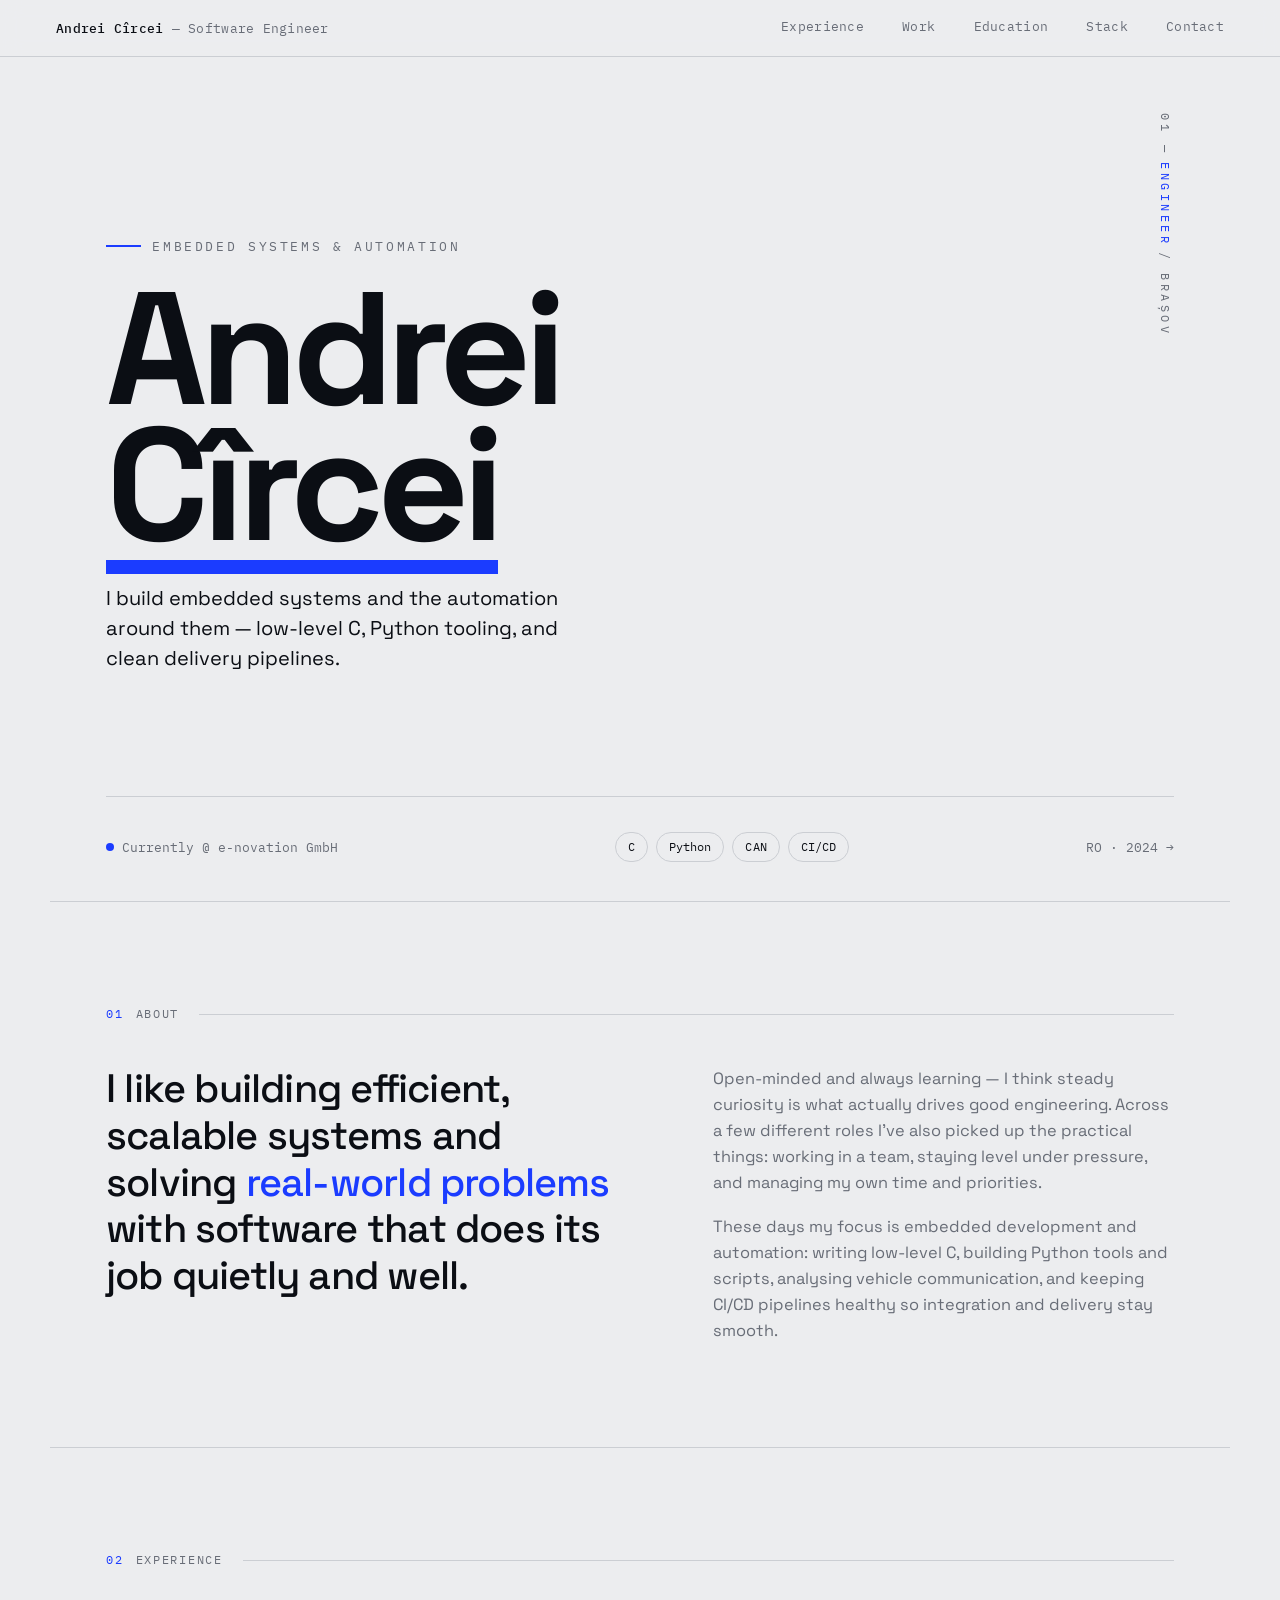
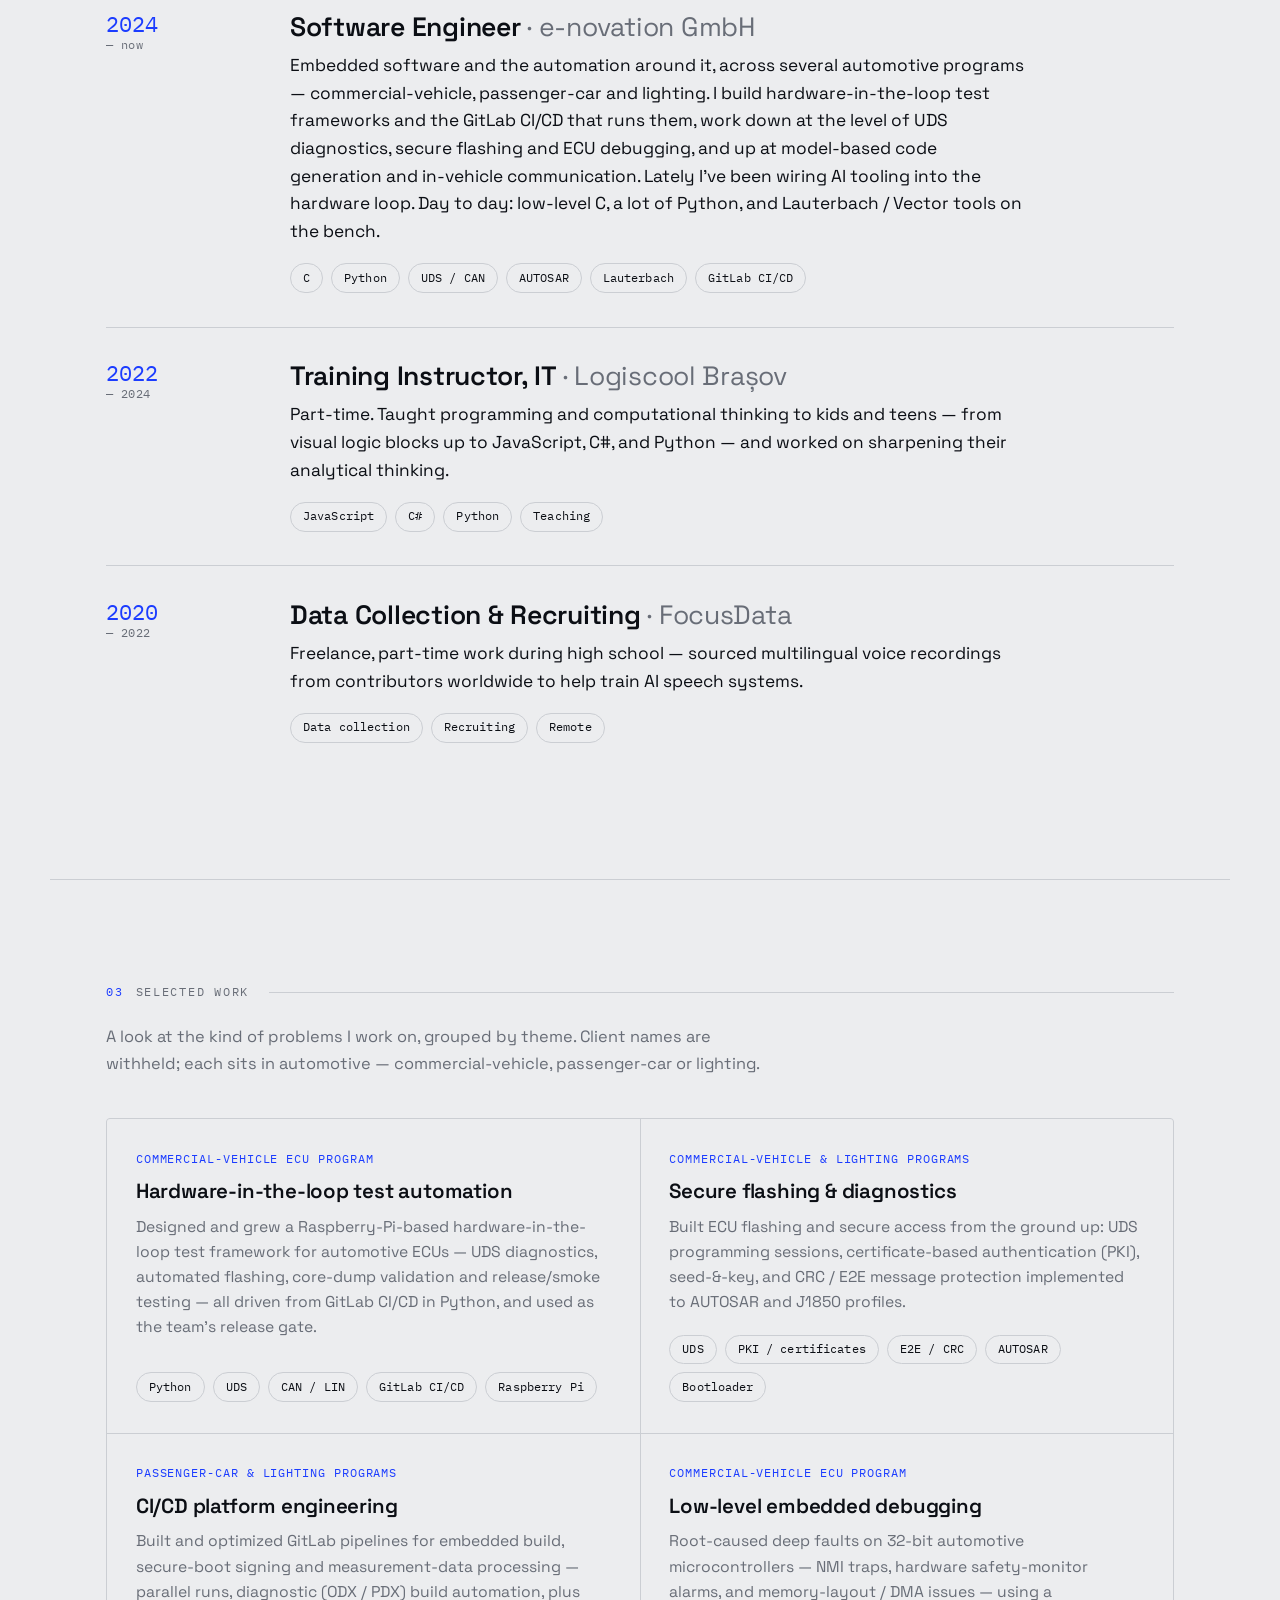
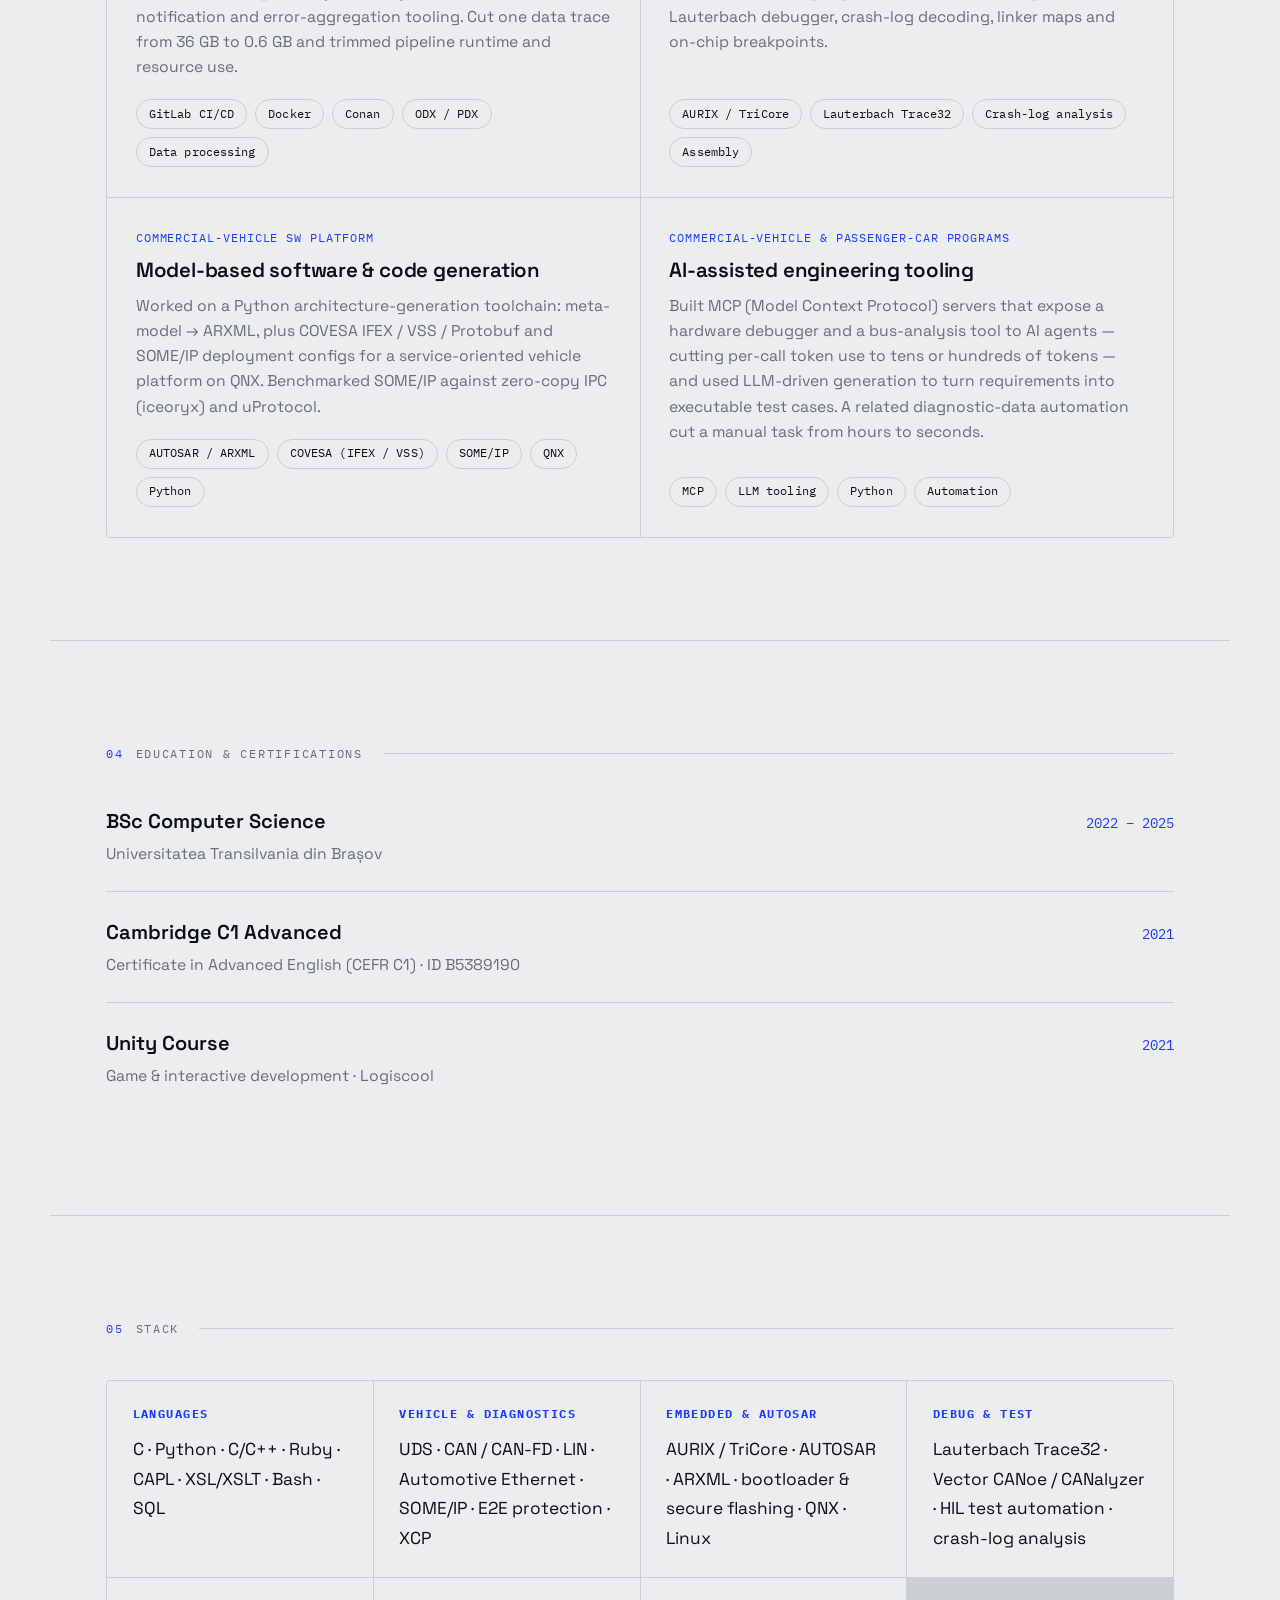
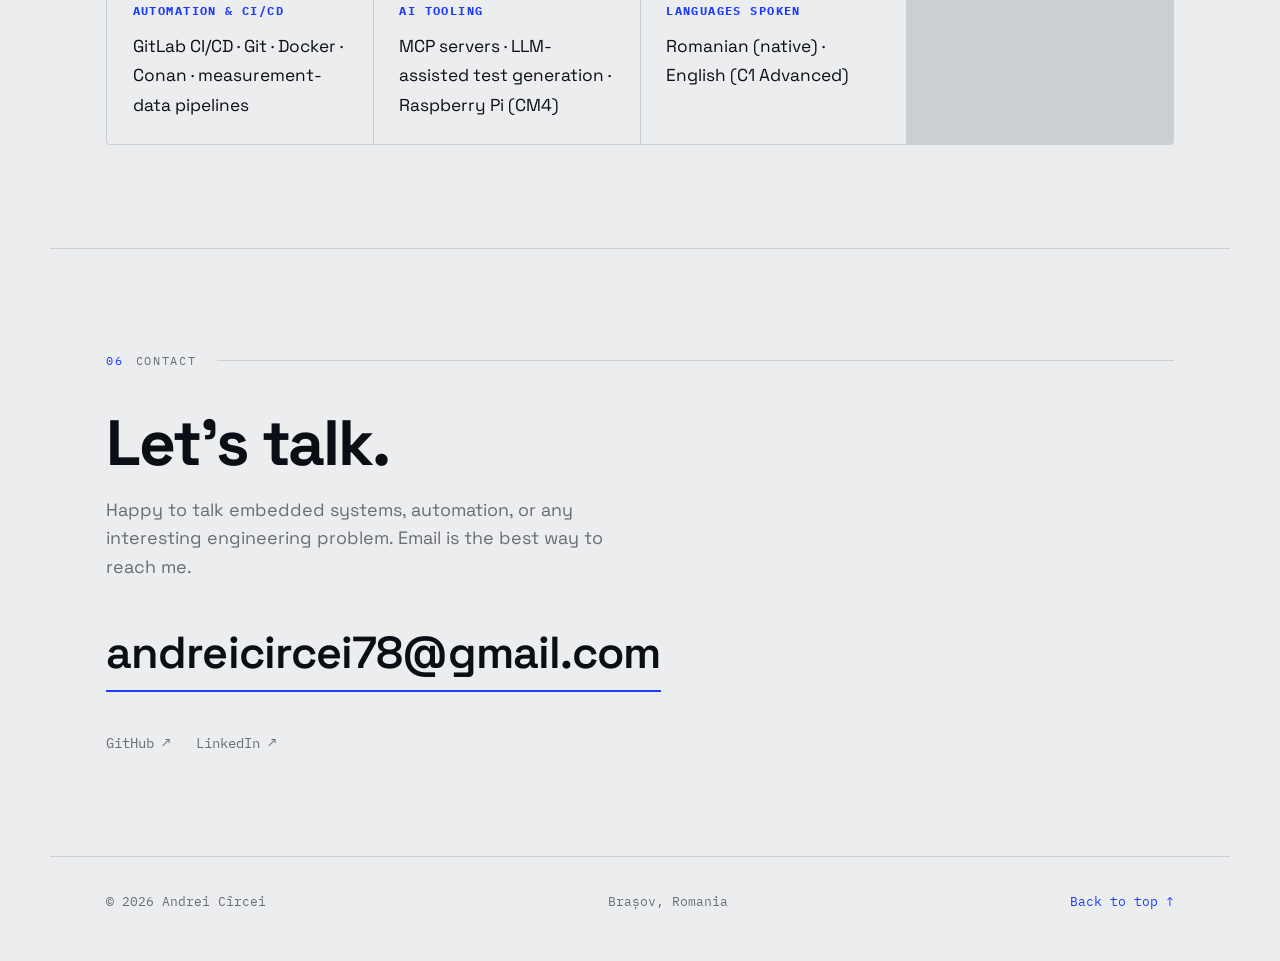
<file: index.html>
<!doctype html>
<html lang="en">
<head>
  <meta charset="utf-8" />
  <meta name="viewport" content="width=device-width, initial-scale=1" />
  <title>Andrei Cîrcei — Software Engineer</title>
  <meta name="description" content="Andrei Cîrcei — software engineer focused on embedded systems and automation, based in Brașov, Romania." />
  <meta name="color-scheme" content="light" />

  <meta property="og:title" content="Andrei Cîrcei — Software Engineer" />
  <meta property="og:description" content="Embedded systems and automation engineer based in Brașov, Romania." />
  <meta property="og:type" content="website" />
  <meta property="og:url" content="https://andreicircei.ro" />

  <link rel="icon" href="data:image/svg+xml,%3Csvg xmlns='http://www.w3.org/2000/svg' viewBox='0 0 32 32'%3E%3Crect width='32' height='32' rx='7' fill='%23ECEDEF'/%3E%3Ctext x='16' y='23' font-family='Arial,sans-serif' font-size='20' font-weight='bold' text-anchor='middle' fill='%230B0E14'%3EA%3C/text%3E%3Crect x='6' y='25' width='20' height='3' fill='%231B3CFF'/%3E%3C/svg%3E" />

  <link rel="preconnect" href="https://fonts.googleapis.com" />
  <link rel="preconnect" href="https://fonts.gstatic.com" crossorigin />
  <link href="https://fonts.googleapis.com/css2?family=Space+Grotesk:wght@400;500;600;700&family=IBM+Plex+Mono:wght@400;500&display=swap" rel="stylesheet" />

  <link rel="stylesheet" href="styles.css" />
</head>
<body>
  <a class="skip" href="#main">Skip to content</a>

  <header class="topbar">
    <a class="wordmark" href="#top"><b>Andrei Cîrcei</b> — Software Engineer</a>
    <nav class="topnav" aria-label="Primary">
      <a href="#work">Experience</a>
      <a href="#cases">Work</a>
      <a href="#education">Education</a>
      <a href="#stack">Stack</a>
      <a href="#contact">Contact</a>
    </nav>
  </header>

  <main id="main">
    <!-- HERO -->
    <section class="hero" id="top">
      <div class="hero__mid">
        <div class="hero__lead">
          <p class="kicker"><i aria-hidden="true"></i>Embedded systems &amp; automation</p>
          <h1 class="hero__title">Andrei<br /><span class="uacc">Cîrcei</span></h1>
          <p class="hero__sub">
            I build embedded systems and the automation around them — low-level
            C, Python tooling, and clean delivery pipelines.
          </p>
        </div>
        <div class="hero__index" aria-hidden="true">01 — <span>ENGINEER</span> / BRAȘOV</div>
      </div>
      <div class="hero__foot">
        <span class="hero__status"><span class="dot" aria-hidden="true"></span>Currently @ e-novation GmbH</span>
        <ul class="hero__pills" aria-label="Core stack">
          <li class="pill">C</li><li class="pill">Python</li><li class="pill">CAN</li><li class="pill">CI/CD</li>
        </ul>
        <span>RO · 2024 →</span>
      </div>
    </section>

    <!-- ABOUT -->
    <section class="band" id="about">
      <p class="seclabel"><span class="num">01</span> About</p>
      <div class="about__grid">
        <p class="about__lead">
          I like building efficient, scalable systems and solving
          <span class="hl">real-world problems</span> with software that does
          its job quietly and well.
        </p>
        <div class="about__body">
          <p>
            Open-minded and always learning — I think steady curiosity is what
            actually drives good engineering. Across a few different roles I've
            also picked up the practical things: working in a team, staying
            level under pressure, and managing my own time and priorities.
          </p>
          <p>
            These days my focus is embedded development and automation: writing
            low-level C, building Python tools and scripts, analysing vehicle
            communication, and keeping CI/CD pipelines healthy so integration
            and delivery stay smooth.
          </p>
        </div>
      </div>
    </section>

    <!-- EXPERIENCE -->
    <section class="band" id="work">
      <p class="seclabel"><span class="num">02</span> Experience</p>
      <ol class="timeline">
        <li class="entry">
          <div class="entry__year">2024<span class="entry__now">— now</span></div>
          <div class="entry__main">
            <h3 class="entry__role">Software Engineer <span class="entry__co">· e-novation GmbH</span></h3>
            <p class="entry__desc">
              Embedded software and the automation around it, across several
              automotive programs — commercial-vehicle, passenger-car and
              lighting. I build hardware-in-the-loop test frameworks and the
              GitLab CI/CD that runs them, work down at the level of UDS
              diagnostics, secure flashing and ECU debugging, and up at
              model-based code generation and in-vehicle communication. Lately
              I've been wiring AI tooling into the hardware loop. Day to day:
              low-level C, a lot of Python, and Lauterbach / Vector tools on the
              bench.
            </p>
            <ul class="tags" aria-label="Technologies">
              <li class="pill">C</li><li class="pill">Python</li><li class="pill">UDS / CAN</li><li class="pill">AUTOSAR</li><li class="pill">Lauterbach</li><li class="pill">GitLab CI/CD</li>
            </ul>
          </div>
        </li>
        <li class="entry">
          <div class="entry__year">2022<span class="entry__now">— 2024</span></div>
          <div class="entry__main">
            <h3 class="entry__role">Training Instructor, IT <span class="entry__co">· Logiscool Brașov</span></h3>
            <p class="entry__desc">
              Part-time. Taught programming and computational thinking to kids
              and teens — from visual logic blocks up to JavaScript, C#, and
              Python — and worked on sharpening their analytical thinking.
            </p>
            <ul class="tags" aria-label="Technologies">
              <li class="pill">JavaScript</li><li class="pill">C#</li><li class="pill">Python</li><li class="pill">Teaching</li>
            </ul>
          </div>
        </li>
        <li class="entry">
          <div class="entry__year">2020<span class="entry__now">— 2022</span></div>
          <div class="entry__main">
            <h3 class="entry__role">Data Collection &amp; Recruiting <span class="entry__co">· FocusData</span></h3>
            <p class="entry__desc">
              Freelance, part-time work during high school — sourced multilingual
              voice recordings from contributors worldwide to help train AI speech
              systems.
            </p>
            <ul class="tags" aria-label="Areas">
              <li class="pill">Data collection</li><li class="pill">Recruiting</li><li class="pill">Remote</li>
            </ul>
          </div>
        </li>
      </ol>
    </section>

    <!-- SELECTED WORK -->
    <section class="band" id="cases">
      <p class="seclabel"><span class="num">03</span> Selected work</p>
      <p class="cases__intro">
        A look at the kind of problems I work on, grouped by theme. Client names
        are withheld; each sits in automotive — commercial-vehicle,
        passenger-car or lighting.
      </p>
      <ol class="cases">
        <li class="case">
          <span class="case__tag">Commercial-vehicle ECU program</span>
          <h3 class="case__title">Hardware-in-the-loop test automation</h3>
          <p class="case__desc">
            Designed and grew a Raspberry-Pi-based hardware-in-the-loop test
            framework for automotive ECUs — UDS diagnostics, automated flashing,
            core-dump validation and release/smoke testing — all driven from
            GitLab CI/CD in Python, and used as the team's release gate.
          </p>
          <ul class="tags" aria-label="Technologies">
            <li class="pill">Python</li><li class="pill">UDS</li><li class="pill">CAN / LIN</li><li class="pill">GitLab CI/CD</li><li class="pill">Raspberry Pi</li>
          </ul>
        </li>
        <li class="case">
          <span class="case__tag">Commercial-vehicle &amp; lighting programs</span>
          <h3 class="case__title">Secure flashing &amp; diagnostics</h3>
          <p class="case__desc">
            Built ECU flashing and secure access from the ground up: UDS
            programming sessions, certificate-based authentication (PKI),
            seed-&amp;-key, and CRC / E2E message protection implemented to
            AUTOSAR and J1850 profiles.
          </p>
          <ul class="tags" aria-label="Technologies">
            <li class="pill">UDS</li><li class="pill">PKI / certificates</li><li class="pill">E2E / CRC</li><li class="pill">AUTOSAR</li><li class="pill">Bootloader</li>
          </ul>
        </li>
        <li class="case">
          <span class="case__tag">Passenger-car &amp; lighting programs</span>
          <h3 class="case__title">CI/CD platform engineering</h3>
          <p class="case__desc">
            Built and optimized GitLab pipelines for embedded build, secure-boot
            signing and measurement-data processing — parallel runs, diagnostic
            (ODX / PDX) build automation, plus notification and error-aggregation
            tooling. Cut one data trace from 36&nbsp;GB to 0.6&nbsp;GB and trimmed
            pipeline runtime and resource use.
          </p>
          <ul class="tags" aria-label="Technologies">
            <li class="pill">GitLab CI/CD</li><li class="pill">Docker</li><li class="pill">Conan</li><li class="pill">ODX / PDX</li><li class="pill">Data processing</li>
          </ul>
        </li>
        <li class="case">
          <span class="case__tag">Commercial-vehicle ECU program</span>
          <h3 class="case__title">Low-level embedded debugging</h3>
          <p class="case__desc">
            Root-caused deep faults on 32-bit automotive microcontrollers — NMI
            traps, hardware safety-monitor alarms, and memory-layout / DMA issues
            — using a Lauterbach debugger, crash-log decoding, linker maps and
            on-chip breakpoints.
          </p>
          <ul class="tags" aria-label="Technologies">
            <li class="pill">AURIX / TriCore</li><li class="pill">Lauterbach Trace32</li><li class="pill">Crash-log analysis</li><li class="pill">Assembly</li>
          </ul>
        </li>
        <li class="case">
          <span class="case__tag">Commercial-vehicle SW platform</span>
          <h3 class="case__title">Model-based software &amp; code generation</h3>
          <p class="case__desc">
            Worked on a Python architecture-generation toolchain: meta-model →
            ARXML, plus COVESA IFEX / VSS / Protobuf and SOME/IP deployment
            configs for a service-oriented vehicle platform on QNX. Benchmarked
            SOME/IP against zero-copy IPC (iceoryx) and uProtocol.
          </p>
          <ul class="tags" aria-label="Technologies">
            <li class="pill">AUTOSAR / ARXML</li><li class="pill">COVESA (IFEX / VSS)</li><li class="pill">SOME/IP</li><li class="pill">QNX</li><li class="pill">Python</li>
          </ul>
        </li>
        <li class="case">
          <span class="case__tag">Commercial-vehicle &amp; passenger-car programs</span>
          <h3 class="case__title">AI-assisted engineering tooling</h3>
          <p class="case__desc">
            Built MCP (Model Context Protocol) servers that expose a hardware
            debugger and a bus-analysis tool to AI agents — cutting per-call
            token use to tens or hundreds of tokens — and used LLM-driven
            generation to turn requirements into executable test cases. A related
            diagnostic-data automation cut a manual task from hours to seconds.
          </p>
          <ul class="tags" aria-label="Technologies">
            <li class="pill">MCP</li><li class="pill">LLM tooling</li><li class="pill">Python</li><li class="pill">Automation</li>
          </ul>
        </li>
      </ol>
    </section>

    <!-- EDUCATION -->
    <section class="band" id="education">
      <p class="seclabel"><span class="num">04</span> Education &amp; certifications</p>
      <ul class="edu">
        <li>
          <div>
            <h3 class="edu__title">BSc Computer Science</h3>
            <p class="edu__meta">Universitatea Transilvania din Brașov</p>
          </div>
          <span class="edu__year">2022 – 2025</span>
        </li>
        <li>
          <div>
            <h3 class="edu__title">Cambridge C1 Advanced</h3>
            <p class="edu__meta">Certificate in Advanced English (CEFR C1) · ID B5389190</p>
          </div>
          <span class="edu__year">2021</span>
        </li>
        <li>
          <div>
            <h3 class="edu__title">Unity Course</h3>
            <p class="edu__meta">Game &amp; interactive development · Logiscool</p>
          </div>
          <span class="edu__year">2021</span>
        </li>
      </ul>
    </section>

    <!-- STACK -->
    <section class="band" id="stack">
      <p class="seclabel"><span class="num">05</span> Stack</p>
      <div class="stack__grid">
        <div class="cluster">
          <h3 class="cluster__title">Languages</h3>
          <p class="cluster__items">C · Python · C/C++ · Ruby · CAPL · XSL/XSLT · Bash · SQL</p>
        </div>
        <div class="cluster">
          <h3 class="cluster__title">Vehicle &amp; diagnostics</h3>
          <p class="cluster__items">UDS · CAN / CAN-FD · LIN · Automotive Ethernet · SOME/IP · E2E protection · XCP</p>
        </div>
        <div class="cluster">
          <h3 class="cluster__title">Embedded &amp; AUTOSAR</h3>
          <p class="cluster__items">AURIX / TriCore · AUTOSAR · ARXML · bootloader &amp; secure flashing · QNX · Linux</p>
        </div>
        <div class="cluster">
          <h3 class="cluster__title">Debug &amp; test</h3>
          <p class="cluster__items">Lauterbach Trace32 · Vector CANoe / CANalyzer · HIL test automation · crash-log analysis</p>
        </div>
        <div class="cluster">
          <h3 class="cluster__title">Automation &amp; CI/CD</h3>
          <p class="cluster__items">GitLab CI/CD · Git · Docker · Conan · measurement-data pipelines</p>
        </div>
        <div class="cluster">
          <h3 class="cluster__title">AI tooling</h3>
          <p class="cluster__items">MCP servers · LLM-assisted test generation · Raspberry Pi (CM4)</p>
        </div>
        <div class="cluster">
          <h3 class="cluster__title">Languages spoken</h3>
          <p class="cluster__items">Romanian (native) · English (C1 Advanced)</p>
        </div>
      </div>
    </section>

    <!-- CONTACT -->
    <section class="band" id="contact">
      <p class="seclabel"><span class="num">06</span> Contact</p>
      <h2 class="contact__title">Let's talk.</h2>
      <p class="contact__lede">
        Happy to talk embedded systems, automation, or any interesting
        engineering problem. Email is the best way to reach me.
      </p>
      <a class="contact__email" href="mailto:andreicircei78@gmail.com">andreicircei78@gmail.com</a>
      <ul class="contact__links" aria-label="Elsewhere">
        <li><a href="https://github.com/circei" target="_blank" rel="noopener">GitHub ↗</a></li>
        <li><a href="https://www.linkedin.com/in/andreicircei-3761a31a2/" target="_blank" rel="noopener">LinkedIn ↗</a></li>
      </ul>
    </section>
  </main>

  <footer class="footer">
    <span>© <span id="year">2026</span> Andrei Cîrcei</span>
    <span>Brașov, Romania</span>
    <a href="#top" class="footer__top">Back to top ↑</a>
  </footer>

  <script src="main.js" defer></script>
</body>
</html>
</file>
<file: styles.css>
/* ============================================================
   Andrei Cîrcei — CV  ·  "Swiss Editorial"
   Light cool-gray ground · ink text · single electric-blue accent
   Space Grotesk (display + body) · IBM Plex Mono (labels / data)
   ============================================================ */

:root {
  --bg:    #ECEDEF;   /* cool light gray */
  --panel: #E4E6E9;   /* faintly raised */
  --ink:   #0B0E14;   /* near-black */
  --mut:   #686D77;   /* muted gray */
  --line:  #CBCED3;   /* hairline */
  --acc:   #1B3CFF;   /* electric cobalt */
  --acc-soft: #DDE2FF;

  --maxw: 1180px;
  --gutter: clamp(1.4rem, 5vw, 3.5rem);

  --sans: "Space Grotesk", system-ui, -apple-system, sans-serif;
  --mono: "IBM Plex Mono", ui-monospace, "SF Mono", monospace;
}

*, *::before, *::after { box-sizing: border-box; }
html { scroll-behavior: smooth; -webkit-text-size-adjust: 100%; }

body {
  margin: 0;
  background: var(--bg);
  color: var(--ink);
  font-family: var(--sans);
  font-size: clamp(1rem, 0.96rem + 0.2vw, 1.08rem);
  line-height: 1.6;
  -webkit-font-smoothing: antialiased;
  text-rendering: optimizeLegibility;
  overflow-x: hidden;
}

a { color: inherit; }
::selection { background: var(--acc); color: #fff; }
:focus-visible { outline: 2px solid var(--acc); outline-offset: 3px; border-radius: 2px; }

.skip {
  position: absolute; left: -9999px; top: 0; z-index: 100;
  background: var(--acc); color: #fff; padding: 0.6rem 1rem; font-weight: 500;
  font-family: var(--mono); font-size: 0.85rem;
}
.skip:focus { left: 0.5rem; top: 0.5rem; }

/* ---------- Top bar ---------- */
.topbar {
  position: sticky; top: 0; z-index: 50;
  display: flex; align-items: center; justify-content: space-between;
  padding: 1rem var(--gutter);
  background: color-mix(in srgb, var(--bg) 82%, transparent);
  backdrop-filter: blur(10px);
  border-bottom: 1px solid var(--line);
  font-family: var(--mono); font-size: 0.82rem; letter-spacing: 0.02em;
}
.wordmark { text-decoration: none; color: var(--mut); }
.wordmark b { color: var(--ink); font-weight: 500; }
.topnav { display: flex; gap: clamp(1rem, 3vw, 2.4rem); }
.topnav a {
  text-decoration: none; color: var(--mut);
  padding-bottom: 2px; border-bottom: 1px solid transparent;
  transition: color 0.2s, border-color 0.2s;
}
.topnav a:hover { color: var(--ink); border-color: var(--acc); }

/* ---------- Section scaffold ---------- */
.band {
  max-width: var(--maxw); margin-inline: auto;
  padding: clamp(3.5rem, 8vw, 6.5rem) var(--gutter);
  border-top: 1px solid var(--line);
}
.seclabel {
  font-family: var(--mono); font-size: 0.78rem;
  letter-spacing: 0.14em; text-transform: uppercase; color: var(--mut);
  margin: 0 0 2.6rem; display: flex; align-items: baseline; gap: 0.75rem;
}
.seclabel .num { color: var(--acc); }
.seclabel::after { content: ""; flex: 1; height: 1px; background: var(--line); align-self: center; margin-left: 0.5rem; }

/* ---------- Hero ---------- */
.hero {
  min-height: calc(100vh - 56px);
  display: flex; flex-direction: column;
  max-width: var(--maxw); margin-inline: auto;
  padding: clamp(2rem, 5vw, 3.5rem) var(--gutter) 1.6rem;
}
.hero__mid {
  flex: 1; display: grid; grid-template-columns: 1fr auto;
  align-items: center; gap: 2rem;
}
.kicker {
  font-family: var(--mono); font-size: 0.82rem; letter-spacing: 0.2em;
  text-transform: uppercase; color: var(--mut);
  display: flex; align-items: center; gap: 0.7rem; margin: 0 0 1.5rem;
}
.kicker i { width: 2.2rem; height: 2px; background: var(--acc); display: inline-block; }

.hero__title {
  font-weight: 700; font-size: clamp(3.4rem, 12.5vw, 10.5rem);
  line-height: 0.85; letter-spacing: -0.045em; margin: 0;
}
.uacc { text-decoration: none; position: relative; white-space: nowrap; }
.uacc::after {
  content: ""; position: absolute; left: 0; right: 0; bottom: 0.08em;
  height: 0.085em; background: var(--acc);
}
.hero__sub {
  margin: 1.9rem 0 0; max-width: 31rem;
  font-size: clamp(1.05rem, 1rem + 0.4vw, 1.25rem); line-height: 1.5; color: var(--ink);
}
.hero__index {
  writing-mode: vertical-rl; align-self: stretch;
  display: flex; align-items: center; gap: 0.4rem;
  font-family: var(--mono); font-size: 0.74rem; letter-spacing: 0.3em;
  text-transform: uppercase; color: var(--mut);
}
.hero__index span { color: var(--acc); }

.hero__foot {
  display: flex; align-items: center; justify-content: space-between;
  flex-wrap: wrap; gap: 1rem;
  padding-top: 1.4rem; border-top: 1px solid var(--line);
  font-family: var(--mono); font-size: 0.82rem; color: var(--mut);
}
.hero__status { display: inline-flex; align-items: center; gap: 0.5rem; }
.dot { width: 0.5rem; height: 0.5rem; border-radius: 50%; background: var(--acc); display: inline-block; }
.hero__pills { display: flex; gap: 0.5rem; flex-wrap: wrap; }

/* ---------- Pills ---------- */
.pill {
  font-family: var(--mono); font-size: 0.74rem; letter-spacing: 0.01em;
  border: 1px solid var(--line); border-radius: 100px;
  padding: 0.28rem 0.75rem; color: var(--ink); background: transparent;
  list-style: none;
}
.tags { display: flex; flex-wrap: wrap; gap: 0.5rem; margin: 0; padding: 0; }

/* ---------- About ---------- */
.about__grid { display: grid; grid-template-columns: 1.15fr 1fr; gap: clamp(2rem, 6vw, 5rem); align-items: start; }
.about__lead {
  font-weight: 500; font-size: clamp(1.6rem, 1.2rem + 1.6vw, 2.6rem);
  line-height: 1.18; letter-spacing: -0.02em; margin: 0;
}
.about__lead .hl { color: var(--acc); }
.about__body { color: var(--mut); font-size: 1.02rem; }
.about__body p { margin: 0 0 1.1rem; }
.about__body p:last-child { margin-bottom: 0; }

/* ---------- Experience timeline ---------- */
.timeline { list-style: none; margin: 0; padding: 0; }
.entry {
  display: grid; grid-template-columns: 8.5rem 1fr; gap: clamp(1rem, 4vw, 3rem);
  padding: 2.1rem 0; border-top: 1px solid var(--line);
}
.entry:first-child { border-top: none; padding-top: 0; }
.entry__year { font-family: var(--mono); font-size: 1.35rem; color: var(--acc); line-height: 1.2; }
.entry__now { display: block; font-size: 0.76rem; color: var(--mut); letter-spacing: 0.04em; }
.entry__role {
  font-weight: 600; font-size: clamp(1.3rem, 1.1rem + 0.7vw, 1.7rem);
  letter-spacing: -0.01em; line-height: 1.18; margin: 0 0 0.55rem;
}
.entry__co { color: var(--mut); font-weight: 400; }
.entry__desc { margin: 0 0 1.1rem; color: var(--ink); max-width: 46rem; }

/* ---------- Selected work ---------- */
.cases__intro {
  color: var(--mut); max-width: 42rem; margin: -1.2rem 0 2.6rem;
  font-size: 1.02rem;
}
.cases {
  list-style: none; margin: 0; padding: 0;
  display: grid; grid-template-columns: repeat(2, 1fr);
  border: 1px solid var(--line); border-radius: 4px; overflow: hidden;
  background: var(--line); gap: 1px;
}
.case {
  background: var(--bg); padding: 1.9rem 1.8rem;
  display: flex; flex-direction: column;
}
.case__tag {
  font-family: var(--mono); font-size: 0.72rem; letter-spacing: 0.08em;
  text-transform: uppercase; color: var(--acc); margin-bottom: 0.7rem;
}
.case__title {
  font-weight: 600; font-size: 1.28rem; letter-spacing: -0.01em;
  line-height: 1.2; margin: 0 0 0.7rem;
}
.case__desc { margin: 0 0 1.2rem; color: var(--mut); font-size: 0.98rem; }
.case .tags { margin-top: auto; }

/* ---------- Education ---------- */
.edu { list-style: none; margin: 0; padding: 0; display: grid; gap: 0; }
.edu li {
  display: grid; grid-template-columns: 1fr auto; gap: 1rem 2rem;
  align-items: baseline; padding: 1.5rem 0; border-top: 1px solid var(--line);
}
.edu li:first-child { border-top: none; padding-top: 0; }
.edu__title { font-weight: 600; font-size: 1.25rem; margin: 0 0 0.3rem; }
.edu__meta { color: var(--mut); margin: 0; font-size: 0.98rem; }
.edu__year { font-family: var(--mono); font-size: 0.86rem; color: var(--acc); white-space: nowrap; }

/* ---------- Stack ---------- */
.stack__grid {
  display: grid; grid-template-columns: repeat(auto-fit, minmax(min(100%, 15rem), 1fr));
  border: 1px solid var(--line); border-radius: 4px; overflow: hidden;
  background: var(--line); gap: 1px;
}
.cluster { background: var(--bg); padding: 1.5rem 1.6rem; }
.cluster__title {
  font-family: var(--mono); font-size: 0.74rem; letter-spacing: 0.12em;
  text-transform: uppercase; color: var(--acc); margin: 0 0 0.7rem;
}
.cluster__items { margin: 0; color: var(--ink); line-height: 1.7; }

/* ---------- Contact ---------- */
.contact__title {
  font-weight: 700; font-size: clamp(2.4rem, 1.6rem + 3vw, 4.6rem);
  letter-spacing: -0.035em; line-height: 0.95; margin: 0 0 1.4rem;
}
.contact__lede { color: var(--mut); max-width: 34rem; font-size: 1.12rem; margin: 0 0 2.2rem; }
.contact__email {
  display: inline-block; font-weight: 600;
  font-size: clamp(1.5rem, 1rem + 2.4vw, 2.8rem); letter-spacing: -0.02em;
  color: var(--ink); text-decoration: none;
  border-bottom: 2px solid var(--acc); padding-bottom: 0.1rem;
  transition: color 0.2s;
}
.contact__email:hover { color: var(--acc); }
.contact__links {
  list-style: none; display: flex; flex-wrap: wrap; gap: 1.6rem;
  margin: 2.4rem 0 0; padding: 0; font-family: var(--mono); font-size: 0.9rem;
}
.contact__links a {
  text-decoration: none; color: var(--mut);
  border-bottom: 1px solid transparent; padding-bottom: 2px;
  transition: color 0.2s, border-color 0.2s;
}
.contact__links a:hover { color: var(--ink); border-color: var(--acc); }

/* ---------- Footer ---------- */
.footer {
  max-width: var(--maxw); margin-inline: auto;
  padding: 2.2rem var(--gutter) 3rem; border-top: 1px solid var(--line);
  display: flex; flex-wrap: wrap; gap: 0.75rem 2rem;
  align-items: center; justify-content: space-between;
  font-family: var(--mono); font-size: 0.8rem; color: var(--mut);
}
.footer__top { text-decoration: none; color: var(--acc); }

/* ---------- Reveal ---------- */
.reveal { opacity: 0; transform: translateY(16px); }
.reveal.is-in {
  opacity: 1; transform: none;
  transition: opacity 0.6s ease, transform 0.6s cubic-bezier(0.2, 0.7, 0.2, 1);
}

/* ---------- Responsive ---------- */
@media (max-width: 760px) {
  .topnav { display: none; }
  .hero__mid { grid-template-columns: 1fr; }
  .hero__index { display: none; }
  .about__grid { grid-template-columns: 1fr; }
  .entry { grid-template-columns: 1fr; gap: 0.6rem; }
  .entry__now { display: inline; }
  .cases { grid-template-columns: 1fr; }
  .edu li { grid-template-columns: 1fr; }
  .edu__year { order: -1; }
}

@media (prefers-reduced-motion: reduce) {
  html { scroll-behavior: auto; }
  *, *::before, *::after { transition-duration: 0.001ms !important; animation-duration: 0.001ms !important; }
  .reveal { opacity: 1; transform: none; }
}
</file>
